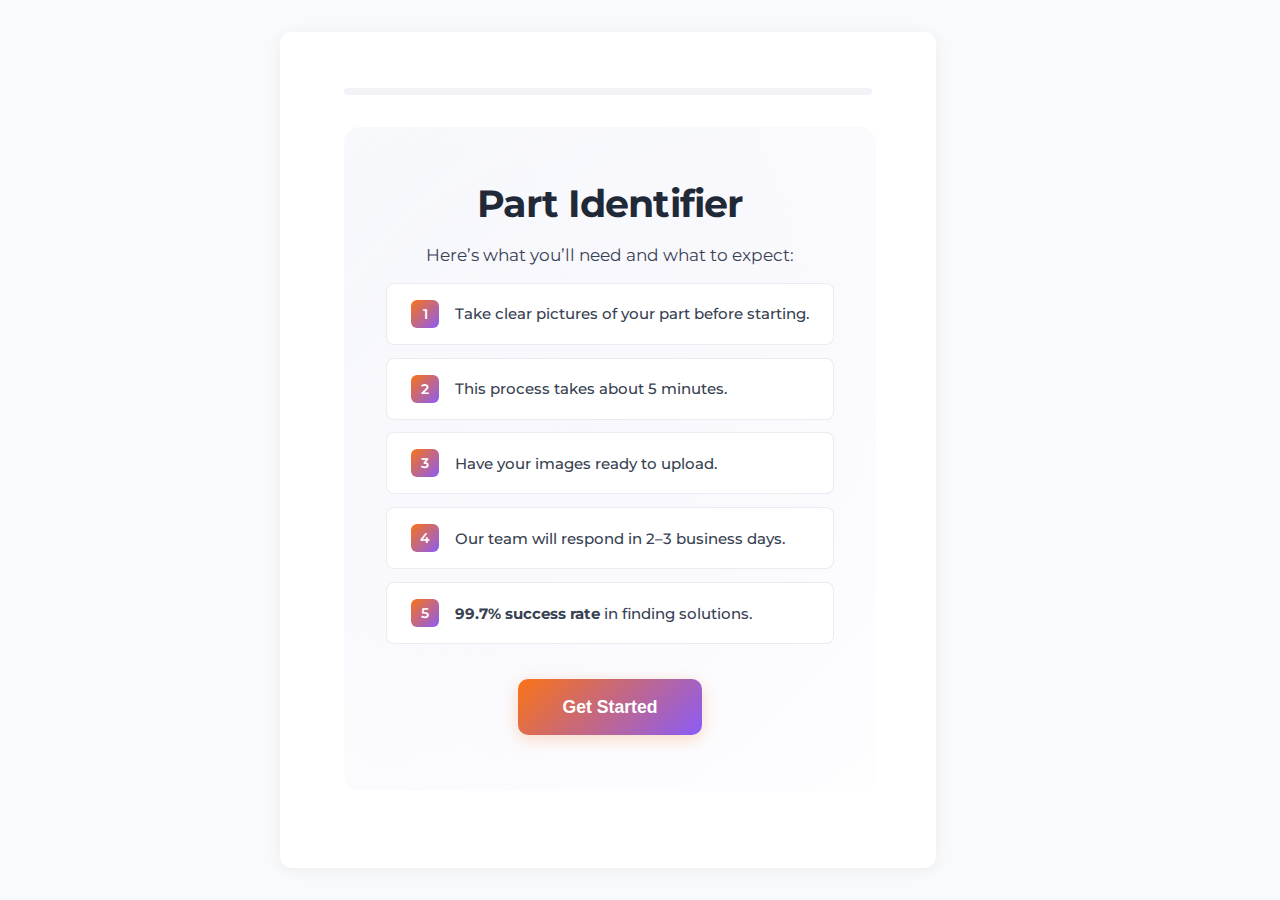
<file: part-identifier.html>
<!--
Part Identifier Multi-Step Form
- To customize questions/steps, edit the steps array in the <script> tag below.
- Each step can have: label, explanation, type (text, email, textarea, file), name, placeholder, required, etc.
- The form uses Formspree (action="https://formspree.io/f/xwkjnwgk").
- Styling matches the main site (Montserrat, white cards, accent buttons).
- Progress bar, back/next navigation, and confetti/thank you on submit included.
-->
<!DOCTYPE html>
<html lang="en">
<head>
  <meta charset="UTF-8">
  <meta name="viewport" content="width=device-width, initial-scale=1.0">
  <title>Part Identifier | TruthParts.com</title>
  <link href="https://fonts.googleapis.com/css2?family=Montserrat:wght@400;600;700&display=swap" rel="stylesheet">
  <style>
    body {
      background: #f8fafc;
      font-family: 'Montserrat', Arial, sans-serif;
      color: #222;
      margin: 0;
      min-height: 100vh;
      width: 95vw;
      display: flex;
      align-items: center;
      justify-content: center;
    }
    .form-container {
      background: #fff;
      border-radius: 12px;
      box-shadow: 0 2px 16px rgba(0,0,0,0.06);
      padding: 3.5rem 4rem 4rem 4rem;
      margin: 0 auto;
      max-width: 560px;
      /* width: 100%; */
      display: flex;
      flex-direction: column;
      align-items: center;
      position: relative;
    }
    .progress-bar {
      width: 100%;
      height: 7px;
      background: #f3f3f7;
      border-radius: 4px;
      margin-bottom: 2rem;
      overflow: hidden;
    }
    .progress {
      height: 100%;
      background: linear-gradient(90deg, #f97316 0%, #8b5cf6 100%);
      border-radius: 4px;
      transition: width 0.4s cubic-bezier(.4,0,.2,1);
    }
    .step-card {
      width: 100%;
      display: flex;
      flex-direction: column;
      align-items: center;
      animation: fadeIn 0.7s cubic-bezier(.4,0,.2,1);
      min-height: 320px;
    }
    
    .step-card.welcome-step {
      text-align: center;
      padding: 3.5rem 2.5rem;
      background: linear-gradient(135deg, #f8fafc 0%, #ffffff 100%);
      border-radius: 16px;
      position: relative;
      overflow: hidden;
      max-width: 452px;
      margin-left: auto;
      margin-right: auto;
      display: flex;
      flex-direction: column;
      align-items: center;
      justify-content: center;
    }
    
    @media (max-width: 700px) {
      .step-card.welcome-step {
        padding: 2rem 0.7rem;
      }
    }
    
    .step-card.welcome-step::before {
      content: '';
      position: absolute;
      top: -50%;
      left: -50%;
      width: 200%;
      height: 200%;
      background: radial-gradient(circle, rgba(139, 92, 246, 0.03) 0%, transparent 70%);
      animation: float 6s ease-in-out infinite;
    }
    
    @keyframes float {
      0%, 100% { transform: translateY(0px) rotate(0deg); }
      50% { transform: translateY(-20px) rotate(180deg); }
    }
    
    .welcome-icon {
      width: 80px;
      height: 80px;
      background: linear-gradient(135deg, #f97316 0%, #8b5cf6 100%);
      border-radius: 50%;
      display: flex;
      align-items: center;
      justify-content: center;
      margin-bottom: 2rem;
      box-shadow: 0 8px 32px rgba(249, 115, 22, 0.2);
      position: relative;
      z-index: 2;
    }
    
    .welcome-icon::before {
      content: '⚙';
      font-size: 2.2rem;
      color: white;
      font-weight: 300;
    }
    
    .welcome-title {
      font-size: 2.4rem;
      font-weight: 700;
      color: #1f2937;
      margin-bottom: 1.2rem;
      line-height: 1.1;
      position: relative;
      z-index: 2;
      letter-spacing: -0.02em;
    }
    
    .welcome-subtitle {
      font-size: 1.15rem;
      color: #6b7280;
      margin-bottom: 2.5rem;
      max-width: 480px;
      line-height: 1.5;
      position: relative;
      z-index: 2;
      font-weight: 400;
    }
    
    .welcome-features {
      display: flex;
      flex-direction: column;
      gap: 0.8rem;
      margin-bottom: 2.5rem;
      position: relative;
      z-index: 2;
    }
    
    .welcome-feature {
      display: flex;
      align-items: center;
      gap: 1rem;
      padding: 1rem 1.5rem;
      background: rgba(255, 255, 255, 0.9);
      border-radius: 8px;
      border: 1px solid rgba(229, 231, 235, 0.8);
      transition: all 0.2s ease;
    }
    
    .welcome-feature:hover {
      background: rgba(255, 255, 255, 1);
      border-color: rgba(139, 92, 246, 0.2);
      transform: translateY(-1px);
      box-shadow: 0 4px 12px rgba(0, 0, 0, 0.05);
    }
    
    .welcome-feature-icon {
      width: 28px;
      height: 28px;
      background: linear-gradient(135deg, #f97316 0%, #8b5cf6 100%);
      border-radius: 6px;
      display: flex;
      align-items: center;
      justify-content: center;
      font-size: 0.9rem;
      color: white;
      font-weight: 600;
    }
    
    .welcome-feature-text {
      font-size: 0.95rem;
      color: #374151;
      font-weight: 500;
    }
    
    .welcome-cta {
      background: linear-gradient(135deg, #f97316 0%, #8b5cf6 100%);
      color: white;
      border: none;
      border-radius: 10px;
      padding: 1.1rem 2.8rem;
      font-size: 1.1rem;
      font-weight: 600;
      cursor: pointer;
      transition: all 0.2s ease;
      box-shadow: 0 4px 16px rgba(249, 115, 22, 0.25);
      position: relative;
      z-index: 2;
    }
    
    .welcome-cta:hover {
      transform: translateY(-1px);
      box-shadow: 0 6px 20px rgba(249, 115, 22, 0.35);
    }
    
    .welcome-cta:active {
      transform: translateY(0);
    }
    @keyframes fadeIn {
      from { opacity: 0; transform: translateY(30px); }
      to { opacity: 1; transform: none; }
    }
    .step-label {
      font-size: 1.65rem;
      font-weight: 700;
      margin-bottom: 0.7rem;
      text-align: center;
    }
    
    .step-explanation {
      font-size: 1.25rem;
      color: #555;
      margin-bottom: 1.2rem;
      text-align: center;
      max-width: 420px;
    }
    .form-field {
      width: 100%;
      margin-bottom: 1.5rem;
      display: flex;
      flex-direction: column;
      align-items: stretch;
    }
    .form-field label {
      font-weight: 600;
      margin-bottom: 0.5rem;
      color: #374151;
      font-size: 1.08rem;
    }
    .form-field input,
    .form-field textarea {
      font-family: inherit;
      font-size: 1.13rem;
      border-radius: 6px;
      border: 1.5px solid #e5e7eb;
      padding: 1rem 1.2rem;
      outline: none;
      background: #f8fafc;
      transition: border-color 0.2s;
      resize: vertical;
    }
    .form-field input:focus,
    .form-field textarea:focus {
      border-color: #8b5cf6;
    }
    .form-field input[type="file"] {
      padding: 0.5rem 0;
      background: none;
    }
    .form-field textarea {
      min-height: 120px;
      font-size: 1.18rem;
      padding: 1.2rem 1.2rem;
      line-height: 1.6;
    }
    
    .file-upload-container {
      display: flex;
      flex-direction: column;
      gap: 1rem;
      width: 100%;
    }
    
    .file-upload-item {
      display: flex;
      align-items: center;
      gap: 0.8rem;
      padding: 1.2rem;
      border: 1.5px solid #e5e7eb;
      border-radius: 6px;
      background: #f8fafc;
      transition: border-color 0.2s;
    }
    
    .file-upload-item:hover {
      border-color: #8b5cf6;
    }
    
    .file-upload-item label {
      font-size: 0.95rem;
      font-weight: 500;
      color: #374151;
      margin: 0;
      min-width: 140px;
    }
    
    .file-upload-item input[type="file"] {
      flex: 1;
      padding: 0.3rem 0;
      border: none;
      background: none;
      font-size: 0.9rem;
    }
    
    .file-name {
      font-size: 0.9rem;
      color: #6b7280;
      flex: 1;
      margin-left: 0.5rem;
    }
    
    .remove-file-btn {
      background: #ef4444;
      color: white;
      border: none;
      border-radius: 4px;
      padding: 0.3rem 0.6rem;
      font-size: 0.8rem;
      cursor: pointer;
      transition: background 0.2s;
    }
    
    .remove-file-btn:hover {
      background: #dc2626;
    }
    
    .contact-info-fields {
      display: flex;
      flex-direction: column;
      gap: 1.2rem;
      width: 100%;
    }
    
    .contact-info-field {
      display: flex;
      flex-direction: column;
      gap: 0.4rem;
    }
    
    .contact-info-field label {
      font-size: 1rem;
      font-weight: 600;
      color: #374151;
      margin: 0;
    }
    
    .contact-info-field input {
      font-family: inherit;
      font-size: 1.13rem;
      border-radius: 6px;
      border: 1.5px solid #e5e7eb;
      padding: 1rem 1.2rem;
      outline: none;
      background: #f8fafc;
      transition: border-color 0.2s;
    }
    
    .contact-info-field input:focus {
      border-color: #8b5cf6;
    }
    
    .rating-container {
      display: flex;
      gap: 0.5rem;
      margin-bottom: 1rem;
    }
    
    .star-rating-star {
      font-size: 2rem;
      color: #e5e7eb;
      cursor: pointer;
      transition: color 0.2s;
      user-select: none;
    }
    
    .star-rating-star:hover,
    .star-rating-star.filled {
      color: #fbbf24;
    }
    
    .star-rating-star:hover ~ .star-rating-star {
      color: #e5e7eb;
    }
    
    .form-nav {
      display: flex;
      justify-content: space-between;
      width: 100%;
      margin-top: 0.8rem;
      gap: 1rem;
    }
    .form-nav button {
      font-family: inherit;
      font-size: 1.18rem;
      font-weight: 600;
      border: none;
      border-radius: 6px;
      padding: 1rem 2.5rem;
      background: #8b5cf6;
      color: #fff;
      cursor: pointer;
      transition: background 0.18s, color 0.18s, box-shadow 0.18s;
      box-shadow: 0 2px 8px rgba(139,92,246,0.06);
    }
    .form-nav button:disabled {
      background: #e5e7eb;
      color: #aaa;
      cursor: not-allowed;
    }
    
    .form-nav .back-btn.final-step {
      width: 100%;
      margin-top: 1.5rem;
      font-size: 1.15rem;
      font-weight: 700;
      background: linear-gradient(90deg, #f97316 0%, #8b5cf6 100%);
      color: #fff;
      border: none;
      border-radius: 6px;
      padding: 0.9rem 0;
      cursor: pointer;
      box-shadow: 0 4px 16px rgba(249,115,22,0.10);
      transition: background 0.18s, box-shadow 0.18s;
      position: relative;
      overflow: hidden;
    }
    
    .form-nav .back-btn.final-step:active {
      background: #8b5cf6;
    }
    
    .form-nav .next-btn {
      background: #f97316;
    }
    
    .form-nav .start-btn {
      margin: 0 auto;
      display: block;
    }
    
    .form-nav .next-btn:hover {
      background: #fb923c;
    }
    .form-nav .back-btn:hover {
      background: #a78bfa;
    }
    .submit-btn {
      width: 100%;
      margin-top: 1.5rem;
      font-size: 1.15rem;
      font-weight: 700;
      background: linear-gradient(90deg, #f97316 0%, #8b5cf6 100%);
      color: #fff;
      border: none;
      border-radius: 8px;
      padding: 0.9rem 0;
      cursor: pointer;
      box-shadow: 0 4px 16px rgba(249,115,22,0.10);
      transition: background 0.18s, box-shadow 0.18s;
      position: relative;
      overflow: hidden;
    }
    .submit-btn:active {
      background: #8b5cf6;
    }
    .thank-you {
      text-align: center;
      padding: 2.5rem 0 1.5rem 0;
      font-size: 1.25rem;
      color: #374151;
      min-height: 220px;
    }
    .confetti {
      position: fixed;
      left: 0; top: 0; width: 100vw; height: 100vh;
      pointer-events: none;
      z-index: 9999;
      display: none;
    }
    .home-btn {
      display: inline-block;
      margin-top: 2rem;
      font-family: inherit;
      font-size: 1.18rem;
      font-weight: 600;
      border: none;
      border-radius: 6px;
      padding: 1rem 2.5rem;
      background: #8b5cf6;
      color: #fff;
      text-decoration: none;
      cursor: pointer;
      transition: background 0.18s, color 0.18s, box-shadow 0.18s;
      box-shadow: 0 2px 8px rgba(139,92,246,0.06);
    }
    .home-btn:hover {
      background: #f97316;
      color: #fff;
    }
    .step-card.wide-step {
      max-width: 560px;
    }
    @media (max-width: 700px) {
      .form-container {
        padding: 1.2rem 0.5rem 1.2rem 0.5rem;
        margin: 1.2rem 0 1.2rem 0;
        max-width: 98vw;
      }
      .step-card {
        min-height: 220px;
      }
      .step-explanation {
        max-width: 98vw;
      }
    }
    .required-asterisk {
      color: #f97316;
      font-size: 1.1em;
      margin-left: 0.2em;
      vertical-align: middle;
    }
  </style>
</head>
<body>
  <form class="form-container" id="partIdentifierForm" action="https://formspree.io/f/xwkjnwgk" method="POST" enctype="multipart/form-data" autocomplete="on">
    <div class="progress-bar"><div class="progress" id="progressBar"></div></div>
    <div id="stepCards"></div>
    <div class="form-nav" id="formNav"></div>
  </form>
  <div class="thank-you" id="thankYou" style="display:none;">
    <h2>Thank you!</h2>
    <p>We’ve received your request. Our team will research your part and get back to you within 48–72 hours.<br>If we can’t find an exact replacement, we’ll offer a solution that usually works.<br><br>We appreciate your effort and trust!</p>
    <a href="index.html" class="home-btn">Back to Home</a>
  </div>
  <canvas class="confetti" id="confetti"></canvas>
  <script>
    // === Customize your steps here ===
    const steps = [
      {
        label: 'Welcome to the Part Identifier',
        explanation: 'To get the best results, please have clear photos of your part ready. This process takes about 5 minutes. Our team will research your request (99.7% success rate) and respond in 2–3 business days. Click Start to begin!',
        type: 'start',
        button: 'Start'
      },
      {
        label: 'What part do you need help identifying?',
        explanation: 'Describe the part or hardware you need help with. The more detail, the better!',
        type: 'textarea',
        name: 'part_description',
        placeholder: 'e.g. Casement window operator, sliding door lock, etc.',
        required: true
      },
      {
        label: 'Upload photos of your part',
        explanation: 'Upload up to 4 photos to help us identify your part. Clear photos from different angles work best!',
        type: 'multiple_files',
        files: [
          { name: 'part_photo_main', label: 'Main Photo', required: false },
          { name: 'part_photo_angle2', label: 'Different Angle', required: false },
          { name: 'part_photo_closeup', label: 'Markings/Numbers', required: false },
          { name: 'part_photo_installed', label: 'Installed', required: false }
        ]
      },
      {
        label: 'Any additional details?',
        explanation: 'Share any measurements, markings, or other info that could help us identify your part.',
        type: 'textarea',
        name: 'additional_details',
        placeholder: 'e.g. Length, width, stamped numbers, etc.',
        required: false
      },
      {
        label: 'Your Contact Information',
        explanation: 'Please provide your contact details so we can get back to you with your part identification results.',
        type: 'contact_info',
        fields: [
          { name: 'name', label: 'Your Name', type: 'text', placeholder: 'Your name', required: true },
          { name: 'phone', label: 'Your Phone Number', type: 'tel', placeholder: '(555) 123-4567', required: true },
          { name: 'email', label: 'Your Email', type: 'email', placeholder: 'you@email.com', required: true }
        ]
      },
      {
        label: 'How was your experience?',
        explanation: 'We\'d love to hear your feedback! How easy was it to use our Part Identifier?',
        type: 'feedback',
        fields: [
          { name: 'experience_rating', label: 'Rate your experience (1-5 stars)', type: 'rating', required: false },
          { name: 'feedback_comments', label: 'Any comments or suggestions?', type: 'textarea', placeholder: 'Tell us what you think...', required: false }
        ]
      },
      {
        label: 'Anything else you\'d like us to know?',
        explanation: 'Optional: Add any final notes or requests.',
        type: 'textarea',
        name: 'final_notes',
        placeholder: 'Any other info…',
        required: false
      }
    ];

    // === Multi-step form logic ===
    let currentStep = 0;
    const form = document.getElementById('partIdentifierForm');
    const stepCards = document.getElementById('stepCards');
    const formNav = document.getElementById('formNav');
    const progressBar = document.getElementById('progressBar');
    const thankYou = document.getElementById('thankYou');
    const confettiCanvas = document.getElementById('confetti');
    
    // Store form data as user navigates
    const formData = {};

    function formatPhoneNumber(value) {
      // Remove all non-digits
      const phoneNumber = value.replace(/\D/g, '');
      
      // Format as (XXX) XXX-XXXX
      if (phoneNumber.length <= 3) {
        return phoneNumber;
      } else if (phoneNumber.length <= 6) {
        return `(${phoneNumber.slice(0, 3)}) ${phoneNumber.slice(3)}`;
      } else {
        return `(${phoneNumber.slice(0, 3)}) ${phoneNumber.slice(3, 6)}-${phoneNumber.slice(6, 10)}`;
      }
    }

    function saveCurrentStepData() {
      const step = steps[currentStep];
      if (step.type === 'multiple_files') {
        // Save file inputs
        step.files.forEach(file => {
          const input = document.querySelector(`input[name="${file.name}"]`);
          if (input && input.files.length > 0) {
            formData[file.name] = input.files[0];
          }
        });
      } else if (step.type === 'contact_info') {
        // Save contact info fields
        step.fields.forEach(field => {
          const input = document.querySelector(`input[name="${field.name}"], textarea[name="${field.name}"]`);
          if (input) {
            formData[field.name] = input.value;
          }
        });
      } else if (step.type === 'feedback') {
        // Save feedback fields
        step.fields.forEach(field => {
          const input = document.querySelector(`input[name="${field.name}"], textarea[name="${field.name}"]`);
          if (input) {
            formData[field.name] = input.value;
          }
        });
      } else if (step.type !== 'start') {
        // Save regular inputs
        const input = document.querySelector(`input[name="${step.name}"], textarea[name="${step.name}"]`);
        if (input) {
          formData[step.name] = input.value;
        }
      }
    }

    function restoreStepData() {
      const step = steps[currentStep];
      if (step.type === 'multiple_files') {
        // Restore file inputs
        step.files.forEach(file => {
          const input = document.querySelector(`input[name="${file.name}"]`);
          const fileNameSpan = input ? input.closest('.file-upload-item').querySelector('.file-name') : null;
          if (input && formData[file.name]) {
            // Create a new FileList-like object
            const dt = new DataTransfer();
            dt.items.add(formData[file.name]);
            input.files = dt.files;
            if (fileNameSpan) {
              // Remove any previous preview
              let previewImg = fileNameSpan.querySelector('.file-preview-img');
              if (previewImg) previewImg.remove();
              // Show preview if image
              if (formData[file.name].type && formData[file.name].type.startsWith('image/')) {
                const img = document.createElement('img');
                img.className = 'file-preview-img';
                img.style.maxWidth = '80px';
                img.style.maxHeight = '48px';
                img.style.marginLeft = '1rem';
                img.style.borderRadius = '4px';
                img.style.boxShadow = '0 2px 8px rgba(0,0,0,0.08)';
                img.alt = 'Preview';
                img.src = URL.createObjectURL(formData[file.name]);
                fileNameSpan.textContent = '';
                fileNameSpan.appendChild(img);
              } else {
                fileNameSpan.textContent = formData[file.name].name;
              }
            }
          }
        });
      } else if (step.type === 'contact_info') {
        // Restore contact info fields
        step.fields.forEach(field => {
          const input = document.querySelector(`input[name="${field.name}"], textarea[name="${field.name}"]`);
          if (input && formData[field.name] !== undefined) {
            input.value = formData[field.name];
          }
        });
      } else if (step.type === 'feedback') {
        // Restore feedback fields
        step.fields.forEach(field => {
          const input = document.querySelector(`input[name="${field.name}"], textarea[name="${field.name}"]`);
          if (input && formData[field.name] !== undefined) {
            input.value = formData[field.name];
            
            // Restore star rating display
            if (field.type === 'rating' && formData[field.name] > 0) {
              const ratingContainer = input.previousElementSibling;
              if (ratingContainer && ratingContainer.classList.contains('rating-container')) {
                const stars = ratingContainer.querySelectorAll('.star-rating-star');
                stars.forEach((star, index) => {
                  if (index < formData[field.name]) {
                    star.classList.add('filled');
                  } else {
                    star.classList.remove('filled');
                  }
                });
              }
            }
          }
        });
      } else if (step.type !== 'start') {
        // Restore regular inputs
        const input = document.querySelector(`input[name="${step.name}"], textarea[name="${step.name}"]`);
        if (input && formData[step.name] !== undefined) {
          input.value = formData[step.name];
        }
      }
    }

    function renderStep() {
      // Progress
      const percent = Math.round((currentStep) / (steps.length - 1) * 100);
      progressBar.style.width = percent + '%';
      // Step content
      const step = steps[currentStep];
      let wideStepTypes = ['feedback', 'contact_info'];
      if (step.type === 'textarea' && step.name === 'additional_details') wideStepTypes.push('textarea');
      let isWideStep = wideStepTypes.includes(step.type) || (step.type === 'textarea' && step.name === 'additional_details');
      let html = `<div class="step-card${step.type === 'start' ? ' welcome-step' : ''}${isWideStep ? ' wide-step' : ''}">`;
      if (step.type !== 'start') {
        html += `<div class="step-label">${step.label}</div>`;
        if (step.explanation) html += `<div class="step-explanation">${step.explanation}</div>`;
      }
      if (step.type === 'start') {
        html += `<div class="welcome-step">`;
        html += `<div class="welcome-title">Part Identifier</div>`;
        html += `<div style='font-size:1.08rem;color:#374151;margin-bottom:1.1rem;'>Here’s what you’ll need and what to expect:</div>`;
        html += `<div class="welcome-features" style="margin-bottom:2.2rem;">`;
        html += `<div class="welcome-feature"><span class="welcome-feature-icon">1</span><span class="welcome-feature-text">Take clear pictures of your part before starting.</span></div>`;
        html += `<div class="welcome-feature"><span class="welcome-feature-icon">2</span><span class="welcome-feature-text">This process takes about 5 minutes.</span></div>`;
        html += `<div class="welcome-feature"><span class="welcome-feature-icon">3</span><span class="welcome-feature-text">Have your images ready to upload.</span></div>`;
        html += `<div class="welcome-feature"><span class="welcome-feature-icon">4</span><span class="welcome-feature-text">Our team will respond in 2–3 business days.</span></div>`;
        html += `<div class="welcome-feature"><span class="welcome-feature-icon">5</span><span class="welcome-feature-text"><b>99.7% success rate</b> in finding solutions.</span></div>`;
        html += `</div>`;
        html += `<button type="button" class="welcome-cta">Get Started</button>`;
        html += `</div>`;
      } else if (step.type === 'textarea') {
        html += `<div class="form-field"><label>${step.label}${step.required ? '<span class="required-asterisk">*</span>' : ''}</label><textarea name="${step.name}" placeholder="${step.placeholder || ''}" ${step.required ? 'required' : ''}></textarea></div>`;
      } else if (step.type === 'text' || step.type === 'email' || step.type === 'tel') {
        html += `<div class="form-field"><label>${step.label}${step.required ? '<span class="required-asterisk">*</span>' : ''}</label><input type="${step.type}" name="${step.name}" placeholder="${step.placeholder || ''}" ${step.required ? 'required' : ''}></div>`;
      } else if (step.type === 'file') {
        html += `<div class="form-field"><label>${step.label}${step.required ? '<span class="required-asterisk">*</span>' : ''}</label><input type="file" name="${step.name}" accept="image/*" ${step.required ? 'required' : ''}></div>`;
      } else if (step.type === 'multiple_files') {
        html += `<div class="form-field">`;
        html += `<label>${step.label}`;
        step.files.forEach(file => {
          html += `${file.required ? '<span class="required-asterisk">*</span>' : ''}`;
        });
        html += `</label>`;
        html += `<div class="file-upload-container">`;
        step.files.forEach(file => {
          html += `<div class="file-upload-item">`;
          html += `<label for="file-${file.name}">${file.label}${file.required ? '<span class="required-asterisk">*</span>' : ''}</label>`;
          html += `<input type="file" id="file-${file.name}" name="${file.name}" accept="image/*" ${file.required ? 'required' : ''}>`;
          html += `<span class="file-name">No file selected</span>`;
          html += `</div>`;
        });
        html += `</div>`;
        html += `</div>`;
      } else if (step.type === 'contact_info') {
        html += `<div class="form-field">`;
        html += `<div class="contact-info-fields">`;
        step.fields.forEach(field => {
          html += `<div class="contact-info-field">`;
          html += `<label for="contact-${field.name}">${field.label}${field.required ? '<span class="required-asterisk">*</span>' : ''}</label>`;
          if (field.type === 'text' || field.type === 'email' || field.type === 'tel') {
            html += `<input type="${field.type}" id="contact-${field.name}" name="${field.name}" placeholder="${field.placeholder || ''}" ${field.required ? 'required' : ''}>`;
          } else if (field.type === 'textarea') {
            html += `<textarea id="contact-${field.name}" name="${field.name}" placeholder="${field.placeholder || ''}" ${field.required ? 'required' : ''}></textarea>`;
          }
          html += `</div>`;
        });
        html += `</div>`;
        html += `</div>`;
      } else if (step.type === 'feedback') {
        html += `<div class="form-field">`;
        html += `<div class="contact-info-fields">`; // Reusing contact-info-fields for feedback
        step.fields.forEach(field => {
          html += `<div class="contact-info-field">`;
          html += `<label for="feedback-${field.name}">${field.label}${field.required ? '<span class="required-asterisk">*</span>' : ''}</label>`;
          if (field.type === 'rating') {
            html += `<div class="rating-container">`;
            for (let i = 1; i <= 5; i++) {
              html += `<span class="star-rating-star" data-rating="${i}" onclick="ratePart(this)">★</span>`;
            }
            html += `</div>`;
            html += `<input type="hidden" name="${field.name}" value="0">`;
          } else if (field.type === 'textarea') {
            html += `<textarea id="feedback-${field.name}" name="${field.name}" placeholder="${field.placeholder || ''}" ${field.required ? 'required' : ''}></textarea>`;
          }
          html += `</div>`;
        });
        html += `</div>`;
        html += `</div>`;
      }
      html += `</div>`;
      stepCards.innerHTML = html;

      // Handle file upload display
      const fileInputs = stepCards.querySelectorAll('input[type="file"]');
      fileInputs.forEach(input => {
        const fileItem = input.closest('.file-upload-item');
        const fileNameSpan = fileItem ? fileItem.querySelector('.file-name') : input.nextElementSibling;
        
        input.addEventListener('change', function() {
          // Remove any previous preview
          let previewImg = fileItem ? fileItem.querySelector('.file-preview-img') : null;
          if (previewImg) previewImg.remove();

          if (this.files && this.files.length > 0) {
            const file = this.files[0];
            fileNameSpan.textContent = file.name;
            if (file.type.startsWith('image/')) {
              const img = document.createElement('img');
              img.className = 'file-preview-img';
              img.style.maxWidth = '80px';
              img.style.maxHeight = '80px';
              img.style.marginLeft = '1rem';
              img.style.borderRadius = '8px';
              img.style.boxShadow = '0 2px 8px rgba(0,0,0,0.08)';
              img.alt = 'Preview';
              img.src = URL.createObjectURL(file);
              fileNameSpan.textContent = '';
              fileNameSpan.appendChild(img);
            }
          } else {
            fileNameSpan.textContent = 'No file selected';
          }
        });
      });
      
      // Handle phone number formatting
      const phoneInput = stepCards.querySelector('input[type="tel"]');
      if (phoneInput) {
        phoneInput.addEventListener('input', function() {
          const formatted = formatPhoneNumber(this.value);
          this.value = formatted;
        });
      }
      
      // Handle welcome CTA button
      const welcomeCta = stepCards.querySelector('.welcome-cta');
      if (welcomeCta) {
        welcomeCta.addEventListener('click', function() {
          saveCurrentStepData();
          currentStep = Math.min(steps.length - 1, currentStep + 1);
          renderStep();
        });
      }

      // Nav
      let navHtml = '';
      if (currentStep > 0) {
        const backBtnClass = currentStep === steps.length - 1 ? 'back-btn final-step' : 'back-btn';
        navHtml += `<button type="button" class="${backBtnClass}">Back</button>`;
      }
      if (currentStep < steps.length - 1 && step.type !== 'start') {
        const nextBtnClass = currentStep === 0 ? 'next-btn start-btn' : 'next-btn';
        navHtml += `<button type="button" class="${nextBtnClass}">${step.button || 'Next'}</button>`;
      } else if (currentStep === steps.length - 1) {
        navHtml += `<button type="submit" class="submit-btn">Submit &rarr;</button>`;
      }
      formNav.innerHTML = navHtml;
      // Focus first input
      setTimeout(() => {
        const input = stepCards.querySelector('input,textarea');
        if (input) input.focus();
      }, 100);
      
      // Restore any saved data for this step
      restoreStepData();
    }

    renderStep();

    formNav.addEventListener('click', (e) => {
      if (e.target.classList.contains('back-btn')) {
        saveCurrentStepData();
        currentStep = Math.max(0, currentStep - 1);
        renderStep();
      } else if (e.target.classList.contains('next-btn')) {
        // Validate current step
        const input = stepCards.querySelector('input,textarea');
        if (input && input.required && !input.value) {
          input.focus();
          input.style.borderColor = '#f97316';
          setTimeout(() => input.style.borderColor = '', 1200);
          return;
        }
        saveCurrentStepData();
        currentStep = Math.min(steps.length - 1, currentStep + 1);
        renderStep();
      } else if (e.target.classList.contains('welcome-cta')) {
        saveCurrentStepData();
        currentStep = Math.min(steps.length - 1, currentStep + 1);
        renderStep();
      }
    });

    // Progress bar click (optional: allow jumping to steps)
    // progressBar.parentElement.addEventListener('click', (e) => { ... });

    // Form submit
    form.addEventListener('submit', function(e) {
      e.preventDefault();
      form.style.display = 'none';
      thankYou.style.display = 'block';
      launchConfetti();
      // Actually submit to Formspree
      const formData = new FormData(form);
      fetch(form.action, {
        method: 'POST',
        body: formData,
        headers: { 'Accept': 'application/json' }
      });
    });

    // Simple confetti effect
    function launchConfetti() {
      const canvas = confettiCanvas;
      canvas.width = window.innerWidth;
      canvas.height = window.innerHeight;
      canvas.style.display = 'block';
      const ctx = canvas.getContext('2d');
      const colors = ['#f97316', '#8b5cf6', '#fbbf24', '#34d399', '#60a5fa'];
      let particles = [];
      for (let i = 0; i < 120; i++) {
        particles.push({
          x: Math.random() * canvas.width,
          y: Math.random() * -canvas.height,
          r: 6 + Math.random() * 8,
          d: Math.random() * 80,
          color: colors[Math.floor(Math.random() * colors.length)],
          tilt: Math.random() * 10 - 10,
          tiltAngle: 0,
          tiltAngleIncremental: (Math.random() * 0.07) + 0.05
        });
      }
      function draw() {
        ctx.clearRect(0, 0, canvas.width, canvas.height);
        for (let i = 0; i < particles.length; i++) {
          let p = particles[i];
          ctx.beginPath();
          ctx.lineWidth = p.r;
          ctx.strokeStyle = p.color;
          ctx.moveTo(p.x + p.tilt + p.r / 3, p.y);
          ctx.lineTo(p.x + p.tilt, p.y + p.tilt + p.r / 5);
          ctx.stroke();
        }
        update();
      }
      function update() {
        for (let i = 0; i < particles.length; i++) {
          let p = particles[i];
          p.y += (Math.cos(p.d) + 3 + p.r / 2) / 2;
          p.x += Math.sin(0.5) * 2;
          p.tiltAngle += p.tiltAngleIncremental;
          p.tilt = Math.sin(p.tiltAngle) * 15;
          // Let particles fall past the bottom of the screen
          if (p.y > canvas.height + 100) {
            p.x = Math.random() * canvas.width;
            p.y = -10;
          }
        }
      }
      let confettiAnim = setInterval(draw, 16);
      setTimeout(() => {
        clearInterval(confettiAnim);
        canvas.style.display = 'none';
      }, 5000);
    }

    function ratePart(star) {
      const ratingContainer = star.closest('.rating-container');
      const ratingStars = ratingContainer.querySelectorAll('.star-rating-star');
      const ratingValue = parseInt(star.dataset.rating);
      const hiddenInput = ratingContainer.nextElementSibling;

      ratingStars.forEach((s, index) => {
        if (index < ratingValue) {
          s.classList.add('filled');
        } else {
          s.classList.remove('filled');
        }
      });

      // Store the rating value
      if (hiddenInput && hiddenInput.type === 'hidden') {
        hiddenInput.value = ratingValue;
      }
    }
  </script>
</body>
</html>
</file>
